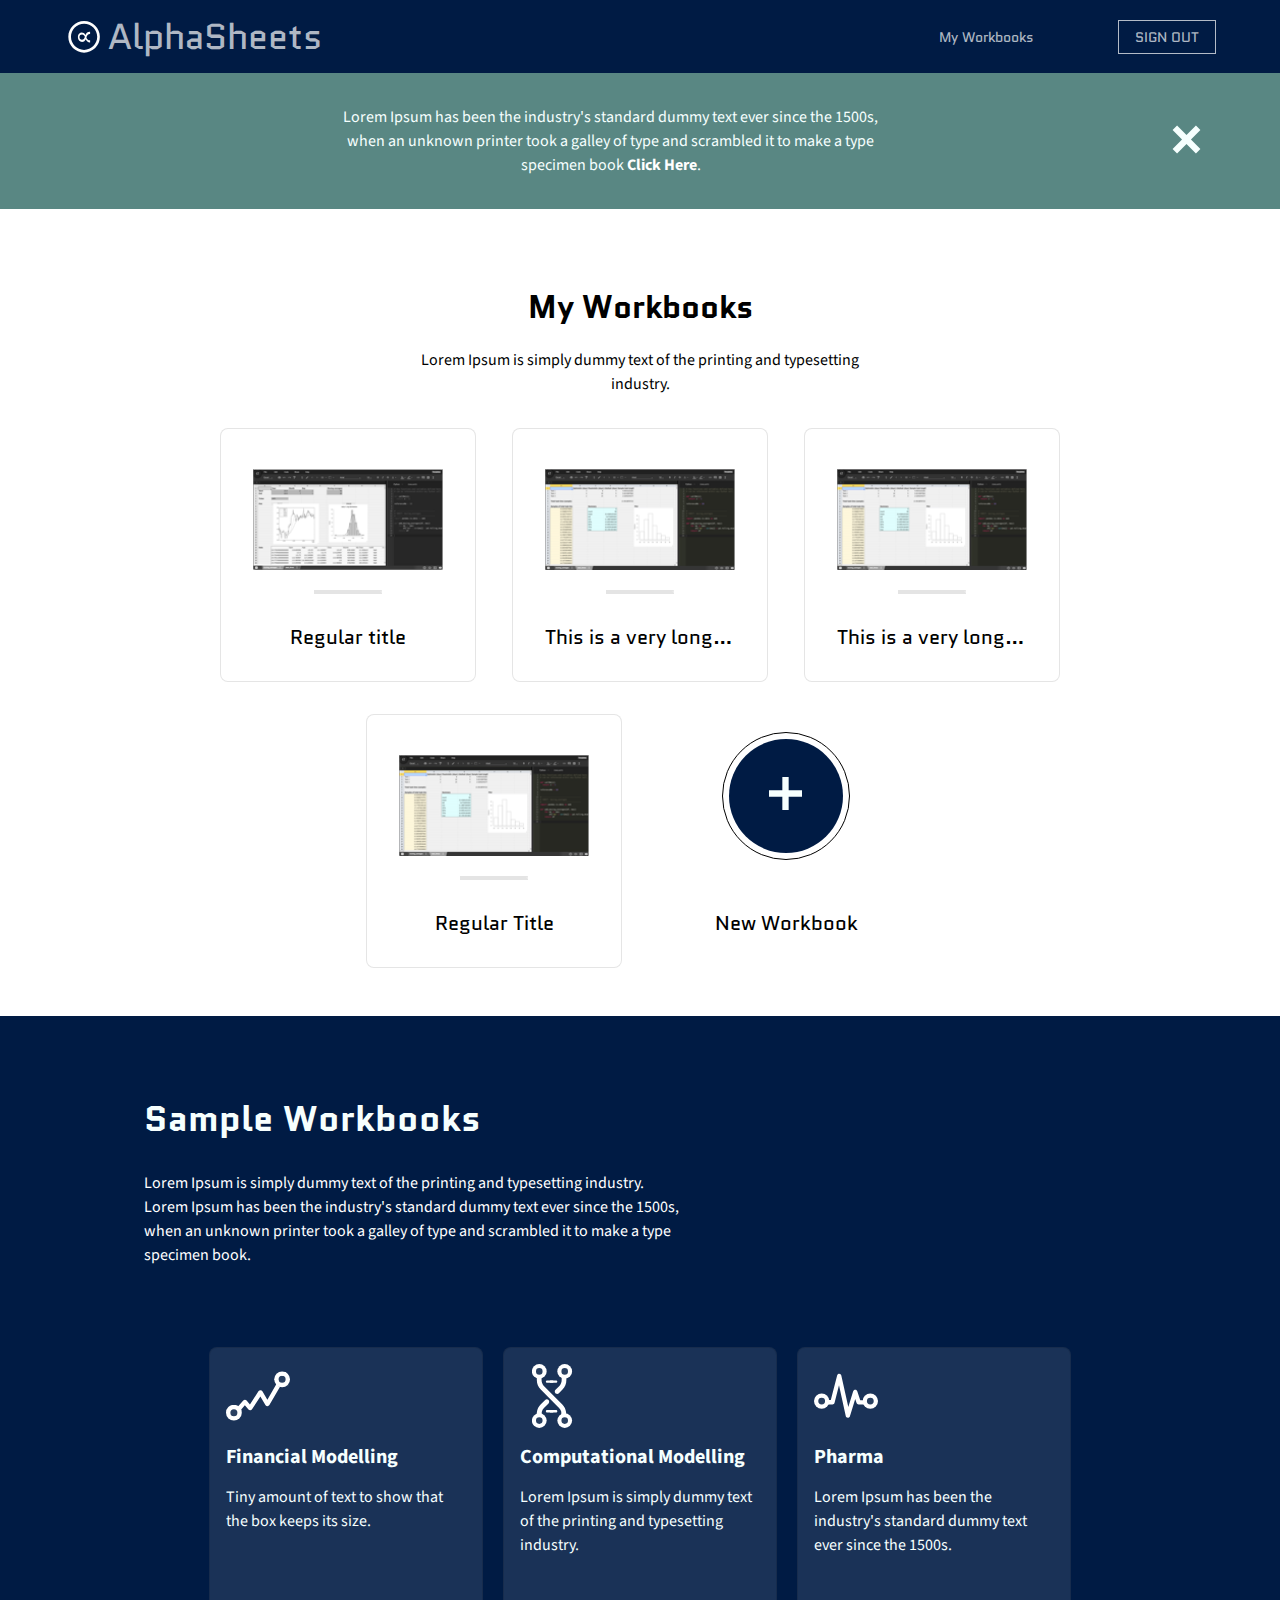
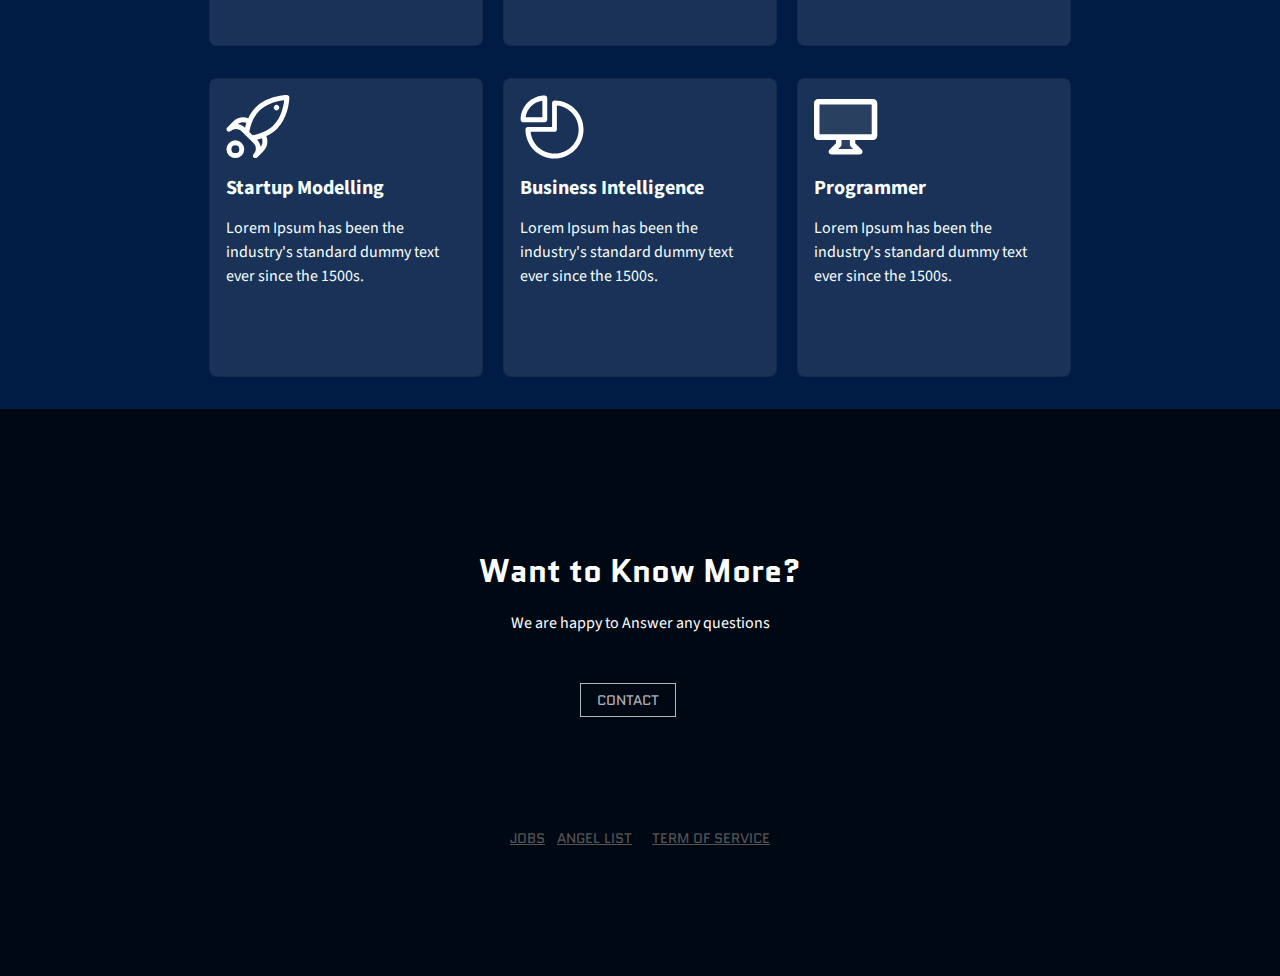
<file: pages/dashboard.html>
<!DOCTYPE html>
<html lang="en">

  <head>
    <meta charset="utf-8">
    <meta http-equiv="X-UA-Compatible" content="IE=edge,chrome=1">
    <title>AlphaSheets</title>
    <meta name="viewport" content="width=device-width, initial-scale=1">
    <link rel="stylesheet" href="../css/style.css">
    <link href="https://fonts.googleapis.com/css?family=Quantico|Source+Sans+Pro" rel="stylesheet">
    <link rel="shortcut icon" href="../images/favicon.ico">
  </head>

  <body class='quantico'>
    <header class="bg-navy w-100">
      <nav class="dt w-100 center pv3">
        <div class="dtc v-mid ">
          <a href="/" class=" w2 pa1 hover-white no-underline white-70 v-mid mh5">
            <img src="../images/logo.svg" alt="Alphasheets Logo" class='dib h2 v-mid' width="32px" height="32px" alt="AlphaSheets Logo">
            <p class='dn dn-m dib-ns f2 pl1 v-mid ma0'>AlphaSheets</p>
          </a>
        </div>
        <div class="dtc v-mid tr">
          <a class="f6 fw4 hover-white no-underline white-70 dn dn-m dib-ns pv2 ph3 v-mid " href="/">My Workbooks</a>
          <a class="f6 fw4 hover-white no-underline white-70 dib ml2 pv2 ph3 ba ttu v-mid mh5" href="/">Sign Out</a>
        </div>
      </nav>
    </header>


    <section class="tc pa3 ph5-ns bg-patina w-100 dt" id='errorBox'>
      <p class="lh-copy measure-wide center offWhite dib sourceSans">
        Lorem Ipsum has been the industry's standard dummy text ever since the 1500s, when an unknown printer took a galley of type and scrambled it to make a type specimen book <span class="link dim b underline white">Click Here</span>.
      </p>
      <div class='dtc-ns v-mid dib ma4 grow-large'>
        <img src="../images/cancel.svg" alt="Close" class='dim' id='closeErrorBox' width="29px" height="29px" alt='Close Notification'>
      </div>
    </section>

    <section class="tc pa3 ph5-ns mt5">
      <h1 class="mt0">My Workbooks</h1>
      <p class="lh-copy measure center sourceSans">
        Lorem Ipsum is simply dummy text of the printing and typesetting industry.
      </p>

      <ul class="list tc db mw8 center" style='padding-left:0'>
        <li class="w5 bg-white br3 mv3 mh3 ba b--black-10 dib link borderSelect relative">
          <div class='ma2-ns ma3 o-0 doh'>
            <div class='fr'>
              <img src="../images/edit.svg" class="dim grow-large pointer" title="Edit" width="21px" height="20px" alt='Edit workbook' id='editButton'>
                <div class="absolute bg-alpha ph3 mh3 mv2 right-0 z-1 dn" id='editDropdown'>
                  <a href="#" class="sourceSans db pa3 offWhite no-underline dim">Rename</a>
                  <a href="#" class="sourceSans db pa3 offWhite no-underline dim" id='deleteProject'>Remove</a>
                </div>
            </div>
          </div>
          <div class="tc ma3 ma4-ns">
              <img src="../images/project1.png" class="mv2 w-100 tint" title="Project Name" width="190px" height="101px" alt='Project name'/>
            <hr class="mw3 bb bw1 b--black-10">
            <p class="f4 truncate mv4">Regular title</p>
          </div>

          <div class='w5 h5 z-1 bg bg-patina absolute absolute--fill w-100 h-100 dn' id='deleteBox'>
            <p class='sourceSans offWhite dib mt4'>Are you sure <br/> you want to delete</p>
            <p class="f4 truncate ma4 offWhite">Long Named Something</p>
            <div class='tc mt5'>
              <a class="f6 fw4 hover-white no-underline white-70 dib pv2 ph3 v-mid" href="#" id='cancelDelete'>Cancel</a>
              <a class="f6 fw4 hover-white no-underline white-70 dib pv2 ph3 ba ttu v-mid hover-bg-white hover-red" href="#">delete</a>
            </div>
          </div>
        </li>
        <li class="w5 bg-white br3 mv3 mh3 ba b--black-10 dib link borderSelect relative">
          <div class='ma2-ns ma3 o-0 doh'>
            <div class='fr'>
              <img src="../images/edit.svg" class="dim grow-large" title="Edit" width="21px" height="20px" alt='Edit workbook'>
            </div>
          </div>
          <div class="tc ma3 ma4-ns">
              <img src="../images/project2.png" class="mv2 w-100" title="Project Name" width="190px" height="101px" alt='Project name'/>
            <hr class="mw3 bb bw1 b--black-10">
            <p class="f4 truncate mv4">This is a very long title</p>
          </div>
        </li>

        <li class="w5 bg-white br3 mv3 mh3 ba b--black-10 dib link borderSelect relative">
          <div class='ma2-ns ma3 o-0 doh'>
            <div class='fr'>
              <img src="../images/edit.svg" class="dim grow-large" title="Edit" width="21px" height="20px" alt='Edit workbook'>
            </div>
          </div>
          <div class="tc ma3 ma4-ns">
              <img src="../images/project2.png" class="mv2 w-100" title="Project Name" width="190px" height="101px" alt='Project name'/>
            <hr class="mw3 bb bw1 b--black-10">
            <p class="f4 truncate mv4">This is a very long title</p>
          </div>
        </li>

        <li class="w5 bg-white br3 mv3 mh3 ba b--black-10 dib link borderSelect relative">
          <div class='ma2-ns ma3 o-0 doh'>
            <div class='fr'>
              <img src="../images/edit.svg" class="dim grow-large" title="Edit" width="21px" height="20px" alt='Edit workbook'>
            </div>
          </div>
          <div class="tc ma3 ma4-ns">
              <img src="../images/project2.png" class="mv2 w-100" title="Project Name" width="190px" height="101px" alt='Project name'/>
            <hr class="mw3 bb bw1 b--black-10">
            <p class="f4 truncate mv4">Regular Title</p>
          </div>
        </li>



        <li class="w5 bg-white br3 mv3 mh3 dib link">
          <div class="tc">
            <div class="dib">
              <div class="br-100 h4 w4 b-blue ba relative ma3 ring ">
                <div class="bg-navy br-100 innerCircle relative dt">
                  <div class='dtc v-mid'>
                    <img src="../images/add.svg" class='dim grow-large' title="Add New Workbook" width="33px" height="33px">
                  </div>
                </div>
              </div>
            </div>
            <p class="f4 truncate mv4">New Workbook</p>
          </div>
        </li>




      </ul>
    </section>

    <section class="bg-navy pt5">

      <header class="mw8 pa3 mb3  white center">
        <h2 class="lh-title f2 b mt0 offWhite ">
      Sample Workbooks
    </h2>
        <p class="lh-copy measure-wide sourceSans">
          Lorem Ipsum is simply dummy text of the printing and typesetting industry. Lorem Ipsum has been the industry's standard dummy text ever since the 1500s, when an unknown printer took a galley of type and scrambled it to make a type specimen book.
        </p>
      </header>

      <div class="dt center">
      <ul class="list pa3 mv0 tc mw8">

        <li class="bg-white-10 br3 pa3 mv3 mh2 ba b--black-10 dib link hover-bg-navy pointer v-mid">
          <div class="tl">
            <img src="../images/chart.svg" class="h3 w3 " title="Project Name">
            <h1 class="f4 offWhite sourceSans">Financial Modelling</h1>
            <p class="lh-copy measure-narrow offWhite black-70 h4 sourceSans overflow-hidden">
              Tiny amount of text to show that the box keeps its size.
            </p>
          </div>
        </li>

        <li class="bg-white-10 br3 pa3 mv3 mh2 ba b--black-10 dib link hover-bg-navy pointer v-mid">
          <div class="tl">
            <img src="../images/dna.svg" class="h3 w3 " title="Project Name">
            <h1 class="f4 offWhite sourceSans">Computational Modelling</h1>
            <p class="lh-copy measure-narrow offWhite black-70 h4 sourceSans overflow-hidden">
              Lorem Ipsum is simply dummy text of the printing and typesetting industry.
            </p>
          </div>
        </li>

        <li class="bg-white-10 br3 pa3  mv3 mh2 ba b--black-10 dib link hover-bg-navy pointer v-mid">
          <div class="tl">
            <img src="../images/pulse.svg" class="h3 w3 " title="Project Name">
            <h1 class="f4 offWhite sourceSans">Pharma</h1>
            <p class="lh-copy measure-narrow offWhite black-70 h4 sourceSans overflow-hidden">
              Lorem Ipsum has been the industry's standard dummy text ever since the 1500s.
            </p>
          </div>
        </li>

        <li class="bg-white-10 br3 pa3 mv3 mh2 ba b--black-10 dib link hover-bg-navy pointer v-mid">
          <div class="tl">
            <img src="../images/rocket.svg" class="h3 w3 " title="Project Name">
            <h1 class="f4 offWhite sourceSans">Startup Modelling</h1>
            <p class="lh-copy measure-narrow offWhite black-70 h4 sourceSans overflow-hidden">
              Lorem Ipsum has been the industry's standard dummy text ever since the 1500s.
            </p>
          </div>
        </li>

        <li class="bg-white-10 br3 pa3 mv3 mh2 ba b--black-10 dib link hover-bg-navy pointer v-mid">
          <div class="tl">
            <img src="../images/pie.svg" class="h3 w3" title="Project Name">
            <h1 class="f4 offWhite sourceSans">Business Intelligence</h1>
            <p class="lh-copy measure-narrow offWhite black-70 h4 sourceSans overflow-hidden">
              Lorem Ipsum has been the industry's standard dummy text ever since the 1500s.
            </p>
          </div>
        </li>

        <li class="bg-white-10 br3 pa3 mv3 mh2 ba b--black-10 dib link hover-bg-navy pointer v-mid">
          <div class="tl">
            <img src="../images/pc.svg" class="h3 w3" title="Project Name">
            <h1 class="f4 offWhite sourceSans">Programmer</h1>
            <p class="lh-copy measure-narrow offWhite black-70 h4 sourceSans overflow-hidden overflow-hidden">
              Lorem Ipsum has been the industry's standard dummy text ever since the 1500s.
            </p>
          </div>
        </li>
      </ul>
      </div>
    </section>
    <footer class='h-100 w-100 bg-navy'>
      <div class="ph3 ph4-ns pv6 bg-black-70 white">

        <section class="mw5 mw7-ns center pa3 ph5-ns tc">
          <h1 class="mt0">Want to Know More?</h1>
          <p class="lh-copy measure center sourceSans">
            We are happy to Answer any questions
          </p>
          <a class="f6 fw4 hover-white no-underline white-70 dib ma4 ml2 pv2 ph3 ba ttu hover-bg-white hover-navy" href="/">contact</a>
        </section>
        <div class="mt5 tc">
          <a href="/language/" title="Language" class="f6 dib pr2 mid-gray dim ttu">jobs</a>
          <a href="/language/" title="Language" class="f6 dib pr2 mid-gray dim ttu">angel list</a>
          <a href="/privacy/" title="Privacy" class="f6 dib pl2 mid-gray dim ttu">term of service</a>
        </div>
      </div>
    </footer>



    <script>
      document.getElementById("closeErrorBox").onclick = function() {
        document.getElementById("errorBox").style.display = 'none';
      };

      document.getElementById('deleteProject').addEventListener('click', function(e) {
          e.preventDefault();
          document.getElementById('deleteBox').classList.toggle('dn');
      });

      document.getElementById('cancelDelete').addEventListener('click', function(e) {
          e.preventDefault();
          document.getElementById('deleteBox').classList.toggle('dn');
      });

      document.getElementById('editButton').addEventListener('click', function(e) {
          e.preventDefault();
          document.getElementById('editDropdown').classList.toggle('dn');
      });

    </script>
  </body>

</html>
</file>
<file: css/style.css>
html { font-family: sans-serif; /* 1 */ line-height: 1.15; /* 2 */ -ms-text-size-adjust: 100%; /* 3 */ -webkit-text-size-adjust: 100%; /* 3 */ }

body { margin: 0; }

footer, header, nav, section {/* 1 */ display: block; }

a { background-color: transparent; /* 1 */ -webkit-text-decoration-skip: objects; /* 2 */ }

a:active, a:hover { outline-width: 0; }

h1 { font-size: 2em; margin: .67em 0; }

img { border-style: none; }

hr { box-sizing: content-box; /* 1 */ height: 0; /* 1 */ overflow: visible; /* 2 */ }

html, body, div, section, footer, header, p, ul, li { box-sizing: border-box; }

img { max-width: 100%; }

.ba { border-style: solid; border-width: 1px; }
.bb { border-bottom-style: solid; border-bottom-width: 1px; }

.b--black-10 { border-color: rgba( 0, 0, 0, .1 ); }

.br3 { border-radius: .5rem; }
.br-100 { border-radius: 100%; }

.bw1 { border-width: .125rem; }

.absolute--fill { top: 0; right: 0; bottom: 0; left: 0; }

.dn { display: none; }
.db { display: block; }
.dib { display: inline-block; }
.dt { display: table; }
.dtc { display: table-cell; }

.fl { float: left; _display: inline; }
.fr { float: right; _display: inline; }

.quantico { font-family: 'Quantico', serif; }
.sourceSans { font-family: 'Source Sans Pro', sans-serif; }

.b { font-weight: bold; }
.fw4 { font-weight: 400; }

.h2 { height: 2rem; }
.h3 { height: 4rem; }
.h4 { height: 8rem; }
.h5 { height: 16rem; }
.h-100 { height: 100%; }

.lh-title { line-height: 1.25; }
.lh-copy { line-height: 1.5; }

.link { text-decoration: none; -webkit-transition: color .15s ease-in; transition: color .15s ease-in; }
.link:link, .link:visited { -webkit-transition: color .15s ease-in; transition: color .15s ease-in; }
.link:hover { -webkit-transition: color .15s ease-in; transition: color .15s ease-in; }
.link:active { -webkit-transition: color .15s ease-in; transition: color .15s ease-in; }
.link:focus { -webkit-transition: color .15s ease-in; transition: color .15s ease-in; outline: 1px dotted currentColor; }

.list { list-style-type: none; }

.mw3 { max-width: 4rem; }
.mw5 { max-width: 16rem; }
.mw8 { max-width: 64rem; }

.w2 { width: 2rem; }
.w3 { width: 4rem; }
.w4 { width: 8rem; }
.w5 { width: 16rem; }
.w-75 { width: 75%; }
.w-100 { width: 100%; }

.relative { position: relative; }
.absolute { position: absolute; }

.o-0 { opacity: 0; }

.black-70 { color: rgba( 0, 0, 0, .7 ); }
.white-70 { color: rgba( 255, 255, 255, .7 ); }
.mid-gray { color: #555; }
.white { color: #fff; }
.offWhite { color: #F6FFFE; }
.bg-black-70 { background-color: rgba( 0, 0, 0, .7 ); }
.bg-white-10 { background-color: rgba( 255, 255, 255, .1 ); }
.bg-white { background-color: #fff; }
.bg-navy { background-color: #001b44; }
.bg-patina { background-color: #598783; }
.hover-white:hover { color: #fff; }
.hover-white:focus { color: #fff; }
.hover-bg-white:hover { background-color: #fff; }
.hover-bg-white:focus { background-color: #fff; }
.hover-red:hover { color: #ff4136; }
.hover-red:focus { color: #ff4136; }
.hover-navy:hover { color: #001b44; }
.hover-navy:focus { color: #001b44; }
.hover-bg-navy:hover { background-color: #001b44; }
.hover-bg-navy:focus { background-color: #001b44; }

.pa1 { padding: .25rem; }
.pa3 { padding: 1rem; }
.pl1 { padding-left: .25rem; }
.pl2 { padding-left: .5rem; }
.pr2 { padding-right: .5rem; }
.pt5 { padding-top: 4rem; }
.pv2 { padding-top: .5rem; padding-bottom: .5rem; }
.pv3 { padding-top: 1rem; padding-bottom: 1rem; }
.pv6 { padding-top: 8rem; padding-bottom: 8rem; }
.ph3 { padding-left: 1rem; padding-right: 1rem; }
.ma0 { margin: 0; }
.ma2 { margin: .5rem; }
.ma3 { margin: 1rem; }
.ma4 { margin: 2rem; }
.ml1 { margin-left: .25rem; }
.ml2 { margin-left: .5rem; }
.mb3 { margin-bottom: 1rem; }
.mt0 { margin-top: 0; }
.mt4 { margin-top: 2rem; }
.mt5 { margin-top: 4rem; }
.mv0 { margin-top: 0; margin-bottom: 0; }
.mv2 { margin-top: .5rem; margin-bottom: .5rem; }
.mv3 { margin-top: 1rem; margin-bottom: 1rem; }
.mv4 { margin-top: 2rem; margin-bottom: 2rem; }
.mh2 { margin-left: .5rem; margin-right: .5rem; }
.mh3 { margin-left: 1rem; margin-right: 1rem; }
.mh5 { margin-left: 4rem; margin-right: 4rem; }
/
.underline { text-decoration: underline; }
.no-underline { text-decoration: none; }

.tl { text-align: left; }
.tr { text-align: right; }
.tc { text-align: center; }

.ttu { text-transform: uppercase; }

.f2 { font-size: 2.25rem; }
.f4 { font-size: 1.25rem; }
.f6 { font-size: .875rem; }

.measure { max-width: 30em; }
.measure-wide { max-width: 34em; }
.measure-narrow { max-width: 15em; }

.truncate {
  white-space:nowrap;
overflow:hidden;
text-overflow:ellipsis;
  }

.center { margin-right: auto; margin-left: auto; }

.v-mid { vertical-align: middle; }

.dim { opacity: 1; -webkit-transition: opacity .15s ease-in; transition: opacity .15s ease-in; }
.dim:hover, .dim:focus { opacity: .5; -webkit-transition: opacity .15s ease-in; transition: opacity .15s ease-in; }
.dim:active { opacity: .8; -webkit-transition: opacity .15s ease-out; transition: opacity .15s ease-out; }

.grow-large { -moz-osx-font-smoothing: grayscale; -webkit-backface-visibility: hidden; backface-visibility: hidden; -webkit-transform: translateZ( 0 ); transform: translateZ( 0 ); -webkit-transition: -webkit-transform .25s ease-in-out; transition: -webkit-transform .25s ease-in-out; transition: transform .25s ease-in-out; transition: transform .25s ease-in-out, -webkit-transform .25s ease-in-out; }
.grow-large:hover, .grow-large:focus { -webkit-transform: scale( 1.2 ); transform: scale( 1.2 ); }
.grow-large:active { -webkit-transform: scale( .95 ); transform: scale( .95 ); }
.pointer:hover { cursor: pointer; }

.z-1 { z-index: 1; }

@media screen and (min-width: 30em) {
 .dib-ns { display: inline-block; }
 .dtc-ns { display: table-cell; }
 .mw7-ns { max-width: 48rem; }
 .pa5-ns { padding: 4rem; }
 .ph4-ns { padding-left: 2rem; padding-right: 2rem; }
 .ph5-ns { padding-left: 4rem; padding-right: 4rem; }
 .ma2-ns { margin: .5rem; }
 .ma4-ns { margin: 2rem; }
}
@media screen and (min-width: 30em) and (max-width: 60em) {
 .dn-m { display: none; }
}

.borderSelect:hover {
  border-width: 3px;
  border-color: #1B3355;
}

.borderSelect>.doh {
  transition: all 1s;
}

.borderSelect:hover>.doh {
  opacity: 1;
}

@media only screen and (max-width: 60em) {
  .doh {
    opacity: 1;
  }
}

.innerCircle {
  height: 90%;
  width: 90%;
  top: 5%;
  left: 5%;
}

.ring {
  transition: all 1s;
}

.ring:hover {
  background-color: #011C43;
}


.tint{
  -webkit-filter: grayscale(100%);
  filter: grayscale(100%);
}

.overflow-hidden {
  overflow:hidden;
}

.pointer:hover {
  cursor:pointer;
}

.right-0{
  right:0;
}

.bg-alpha {
  background-color: #303030;
}
</file>
